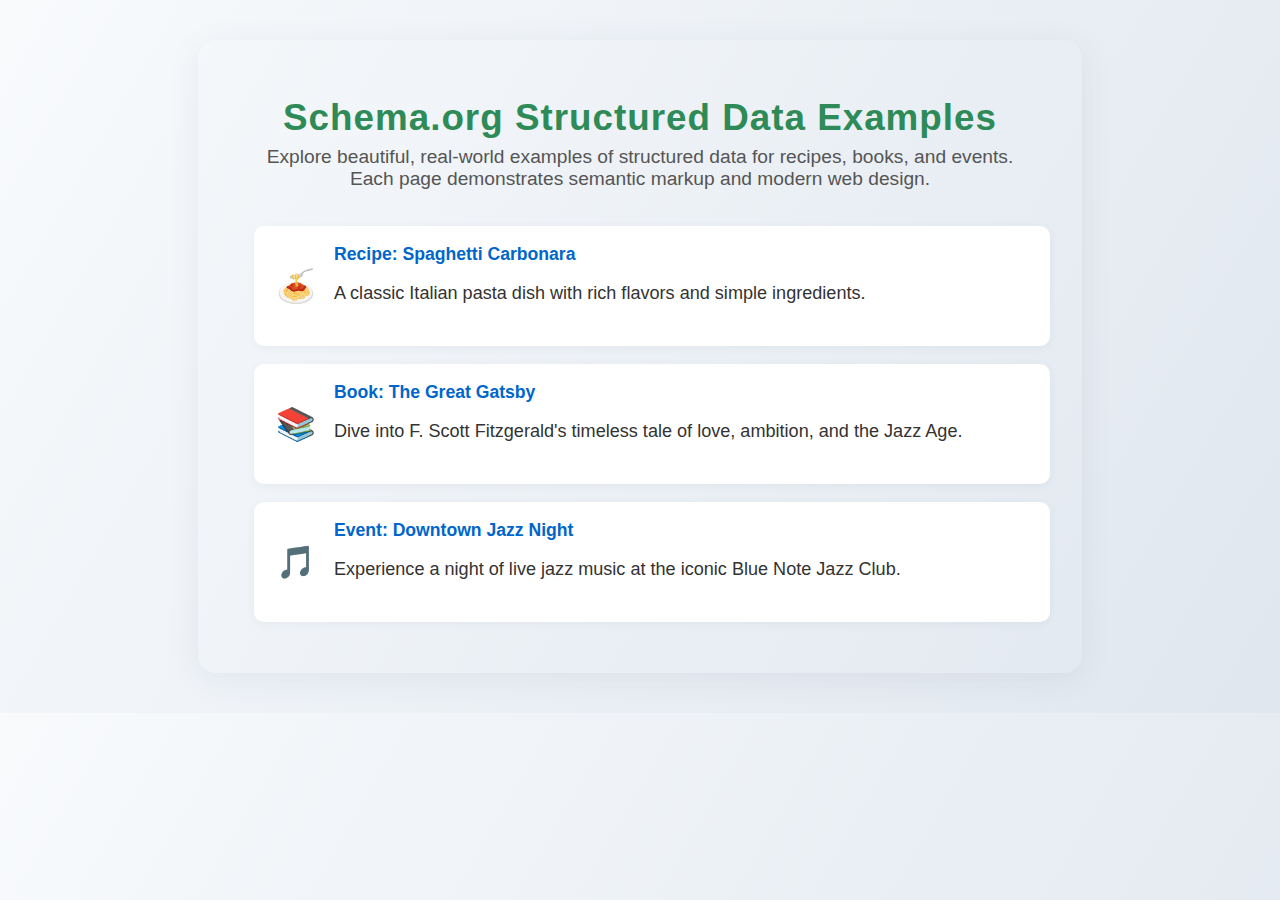
<file: index.html>
<!DOCTYPE html>
<html lang="en">
<head>
  <meta charset="UTF-8" />
  <title>Schema.org Examples</title>
  <meta name="description" content="Explore beautiful, real-world Schema.org structured data examples for recipes, books, and events. Modern, semantic, and visually appealing web pages.">
  <link rel="canonical" href="https://frinckles94.github.io/index.html">
  <link rel="stylesheet" href="style.css">
  <meta name="msvalidate.01" content="3C7FF7C72134220DAFA7595F644A0645" />
  <meta name="google-site-verification" content="A2ywqH9neXbIhl6VhgENZc6WgsMKN2uWALTQ_AGmmtw" />
</head>
<body>
  <div class="hero">
    <h1>Schema.org Structured Data Examples</h1>
    <div class="subtitle">
      Explore beautiful, real-world examples of structured data for recipes, books, and events.<br>
      Each page demonstrates semantic markup and modern web design.
    </div>
  </div>
  <ul>
    <li>
      <span class="icon">🍝</span>
      <div>
        <a href="recipe.html">Recipe: Spaghetti Carbonara</a>
        <div class="desc">A classic Italian pasta dish with rich flavors and simple ingredients.</div>
      </div>
    </li>
    <li>
      <span class="icon">📚</span>
      <div>
        <a href="book.html">Book: The Great Gatsby</a>
        <div class="desc">Dive into F. Scott Fitzgerald's timeless tale of love, ambition, and the Jazz Age.</div>
      </div>
    </li>
    <li>
      <span class="icon">🎵</span>
      <div>
        <a href="event.html">Event: Downtown Jazz Night</a>
        <div class="desc">Experience a night of live jazz music at the iconic Blue Note Jazz Club.</div>
      </div>
    </li>
  </ul>
</body>
</html>
</file>
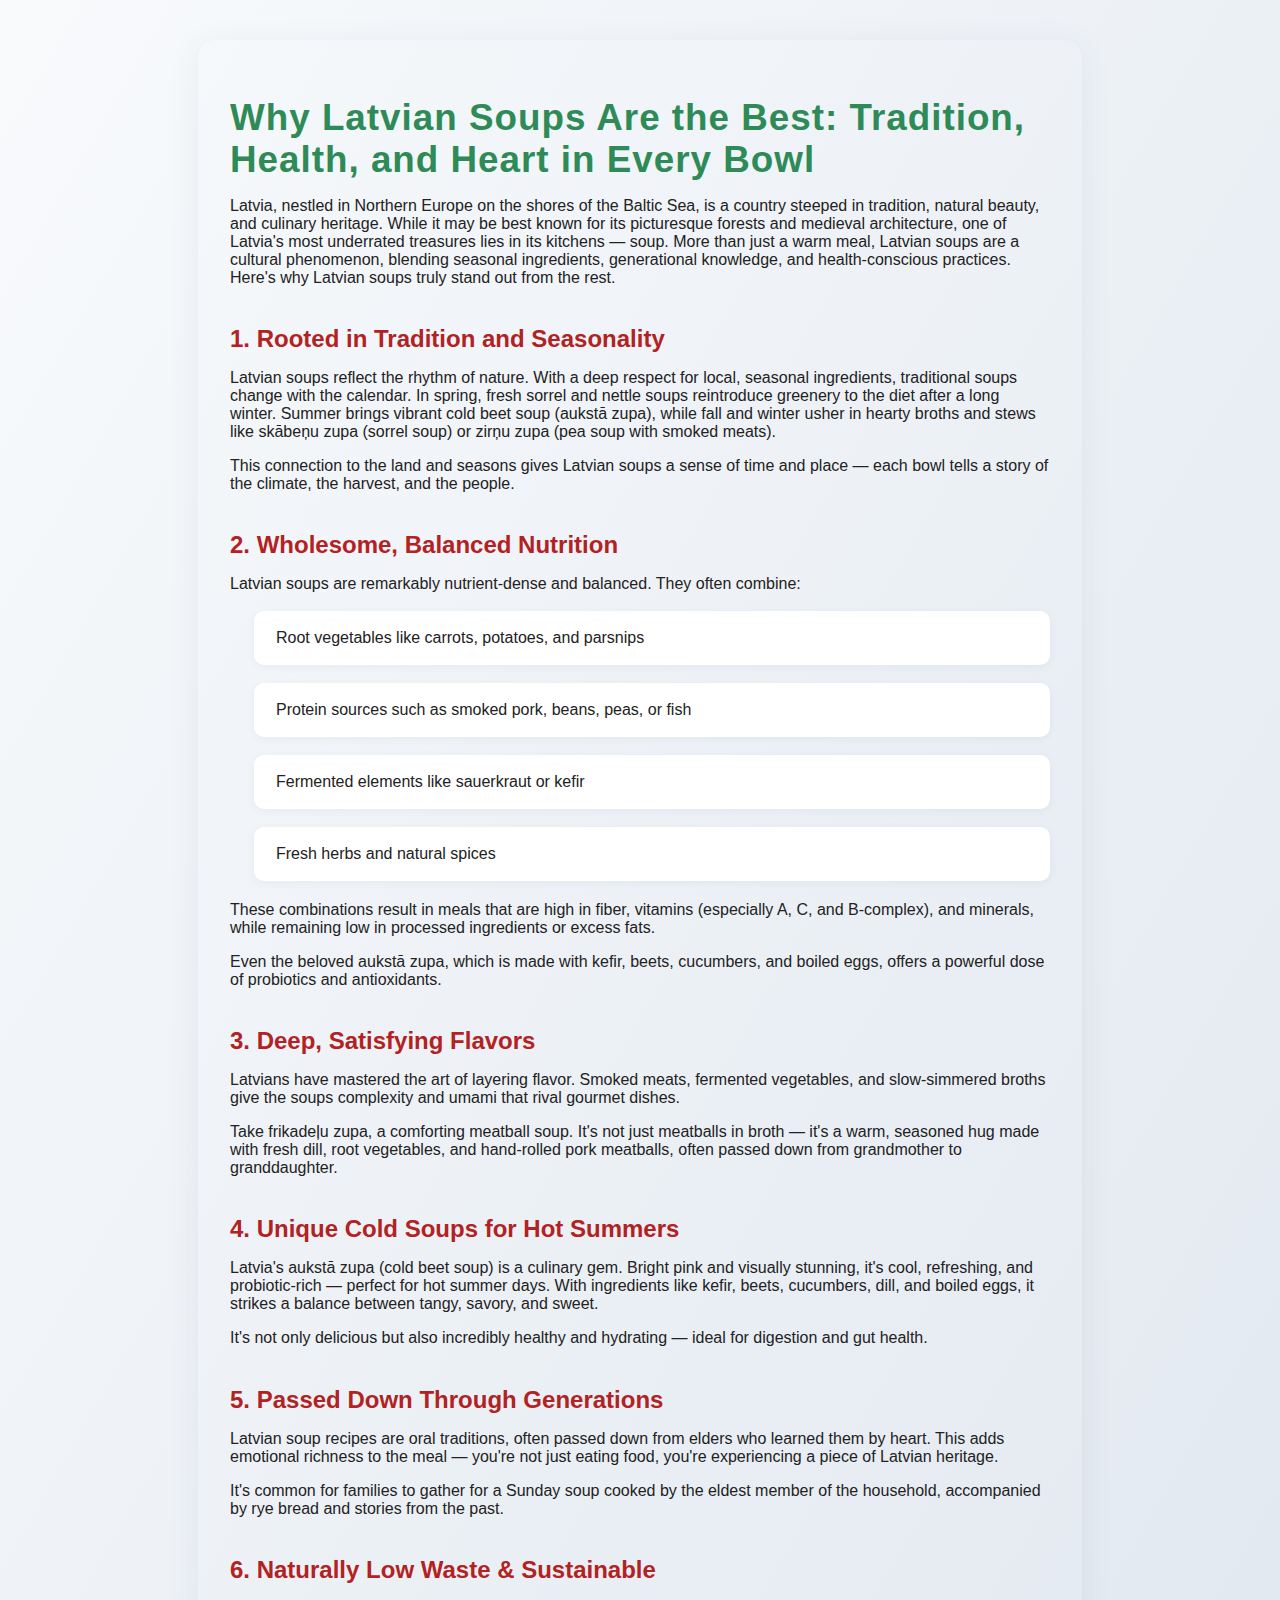
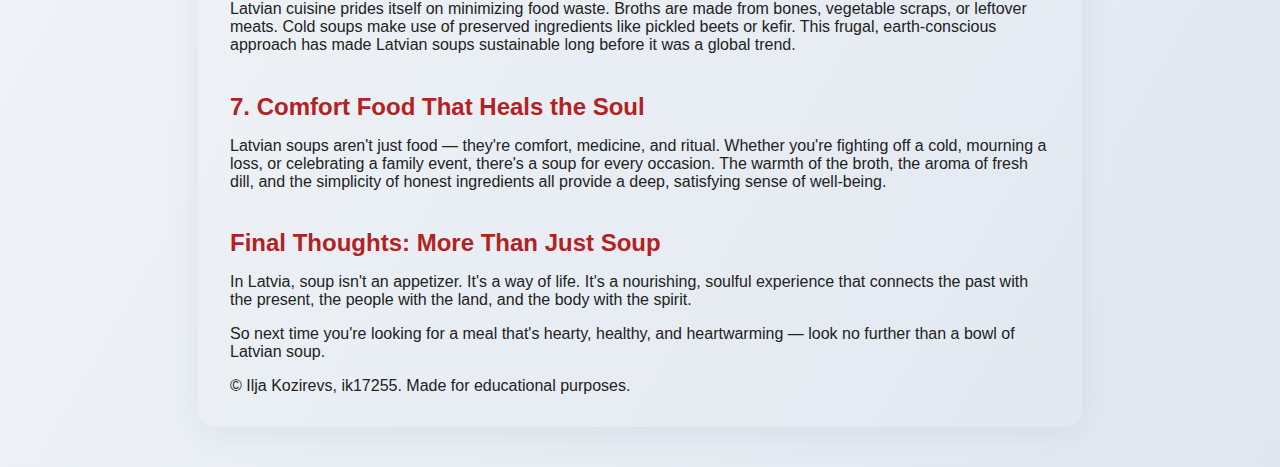
<file: article.html>
<!DOCTYPE html>
<html lang="en">
<head>
  <meta charset="UTF-8" />
  <meta name="viewport" content="width=device-width, initial-scale=1" />
  <title>Why Latvian Soups Are the Best: Tradition, Health, and Heart in Every Bowl</title>
  <meta name="description" content="Discover why Latvian soups stand out: tradition, health, and heart in every bowl. Explore the culture, nutrition, and comfort of Latvia's beloved soups.">
  <link rel="canonical" href="https://frinckles94.github.io/article.html">
  <link rel="stylesheet" href="style.css">
  <script type="application/ld+json">
  {
    "@context": "https://schema.org",
    "@type": "BlogPosting",
    "url": "https://frinckles94.github.io/article.html",
    "headline": "Why Latvian Soups Are the Best: Tradition, Health, and Heart in Every Bowl",
    "name": "Why Latvian Soups Are the Best: Tradition, Health, and Heart in Every Bowl",
    "alternativeHeadline": "Discover the tradition, nutrition, and comfort of Latvia's beloved soups",
    "description": "Discover why Latvian soups stand out: tradition, health, and heart in every bowl. Explore the culture, nutrition, and comfort of Latvia's beloved soups.",
    "keywords": "Latvian soups, tradition, health, Baltic cuisine, aukstā zupa, frikadeļu zupa",
    "inLanguage": "English",
    "author": {
      "@type": "Person",
      "name": "Ilja Kozirevs"
    },
    "publisher": {
      "@type": "Person",
      "name": "Ilja Kozirevs"
    },
    "datePublished": "2025-06-04T00:00:00+00:00",
    "dateModified": "2025-06-05T00:00:00+00:00"
    "articleSection": "Culture, Food, Soup",
    "wordCount": "658",
    "isAccessibleForFree": true
  }
  </script>
</head>
<body>
  <main>
    <article class="article-content">
      <h1>Why Latvian Soups Are the Best: Tradition, Health, and Heart in Every Bowl</h1>
      <p>
        Latvia, nestled in Northern Europe on the shores of the Baltic Sea, is a country steeped in tradition, natural beauty, and culinary heritage. While it may be best known for its picturesque forests and medieval architecture, one of Latvia's most underrated treasures lies in its kitchens — soup. More than just a warm meal, Latvian soups are a cultural phenomenon, blending seasonal ingredients, generational knowledge, and health-conscious practices. Here's why Latvian soups truly stand out from the rest.
      </p>
      <h2>1. Rooted in Tradition and Seasonality</h2>
      <p>
        Latvian soups reflect the rhythm of nature. With a deep respect for local, seasonal ingredients, traditional soups change with the calendar. In spring, fresh sorrel and nettle soups reintroduce greenery to the diet after a long winter. Summer brings vibrant cold beet soup (aukstā zupa), while fall and winter usher in hearty broths and stews like skābeņu zupa (sorrel soup) or zirņu zupa (pea soup with smoked meats).
      </p>
      <p>
        This connection to the land and seasons gives Latvian soups a sense of time and place — each bowl tells a story of the climate, the harvest, and the people.
      </p>
      <h2>2. Wholesome, Balanced Nutrition</h2>
      <p>
        Latvian soups are remarkably nutrient-dense and balanced. They often combine:
      </p>
      <ul>
        <li>Root vegetables like carrots, potatoes, and parsnips</li>
        <li>Protein sources such as smoked pork, beans, peas, or fish</li>
        <li>Fermented elements like sauerkraut or kefir</li>
        <li>Fresh herbs and natural spices</li>
      </ul>
      <p>
        These combinations result in meals that are high in fiber, vitamins (especially A, C, and B-complex), and minerals, while remaining low in processed ingredients or excess fats.
      </p>
      <p>
        Even the beloved aukstā zupa, which is made with kefir, beets, cucumbers, and boiled eggs, offers a powerful dose of probiotics and antioxidants.
      </p>
      <h2>3. Deep, Satisfying Flavors</h2>
      <p>
        Latvians have mastered the art of layering flavor. Smoked meats, fermented vegetables, and slow-simmered broths give the soups complexity and umami that rival gourmet dishes.
      </p>
      <p>
        Take frikadeļu zupa, a comforting meatball soup. It's not just meatballs in broth — it's a warm, seasoned hug made with fresh dill, root vegetables, and hand-rolled pork meatballs, often passed down from grandmother to granddaughter.
      </p>
      <h2>4. Unique Cold Soups for Hot Summers</h2>
      <p>
        Latvia's aukstā zupa (cold beet soup) is a culinary gem. Bright pink and visually stunning, it's cool, refreshing, and probiotic-rich — perfect for hot summer days. With ingredients like kefir, beets, cucumbers, dill, and boiled eggs, it strikes a balance between tangy, savory, and sweet.
      </p>
      <p>
        It's not only delicious but also incredibly healthy and hydrating — ideal for digestion and gut health.
      </p>
      <h2>5. Passed Down Through Generations</h2>
      <p>
        Latvian soup recipes are oral traditions, often passed down from elders who learned them by heart. This adds emotional richness to the meal — you're not just eating food, you're experiencing a piece of Latvian heritage.
      </p>
      <p>
        It's common for families to gather for a Sunday soup cooked by the eldest member of the household, accompanied by rye bread and stories from the past.
      </p>
      <h2>6. Naturally Low Waste &amp; Sustainable</h2>
      <p>
        Latvian cuisine prides itself on minimizing food waste. Broths are made from bones, vegetable scraps, or leftover meats. Cold soups make use of preserved ingredients like pickled beets or kefir. This frugal, earth-conscious approach has made Latvian soups sustainable long before it was a global trend.
      </p>
      <h2>7. Comfort Food That Heals the Soul</h2>
      <p>
        Latvian soups aren't just food — they're comfort, medicine, and ritual. Whether you're fighting off a cold, mourning a loss, or celebrating a family event, there's a soup for every occasion. The warmth of the broth, the aroma of fresh dill, and the simplicity of honest ingredients all provide a deep, satisfying sense of well-being.
      </p>
      <h2>Final Thoughts: More Than Just Soup</h2>
      <p>
        In Latvia, soup isn't an appetizer. It's a way of life. It's a nourishing, soulful experience that connects the past with the present, the people with the land, and the body with the spirit.
      </p>
      <p>
        So next time you're looking for a meal that's hearty, healthy, and heartwarming — look no further than a bowl of Latvian soup.
      </p>
    </article>
  </main>
  <footer>
    &copy; Ilja Kozirevs, ik17255. Made for educational purposes.
  </footer>
</body>
</html>
</file>
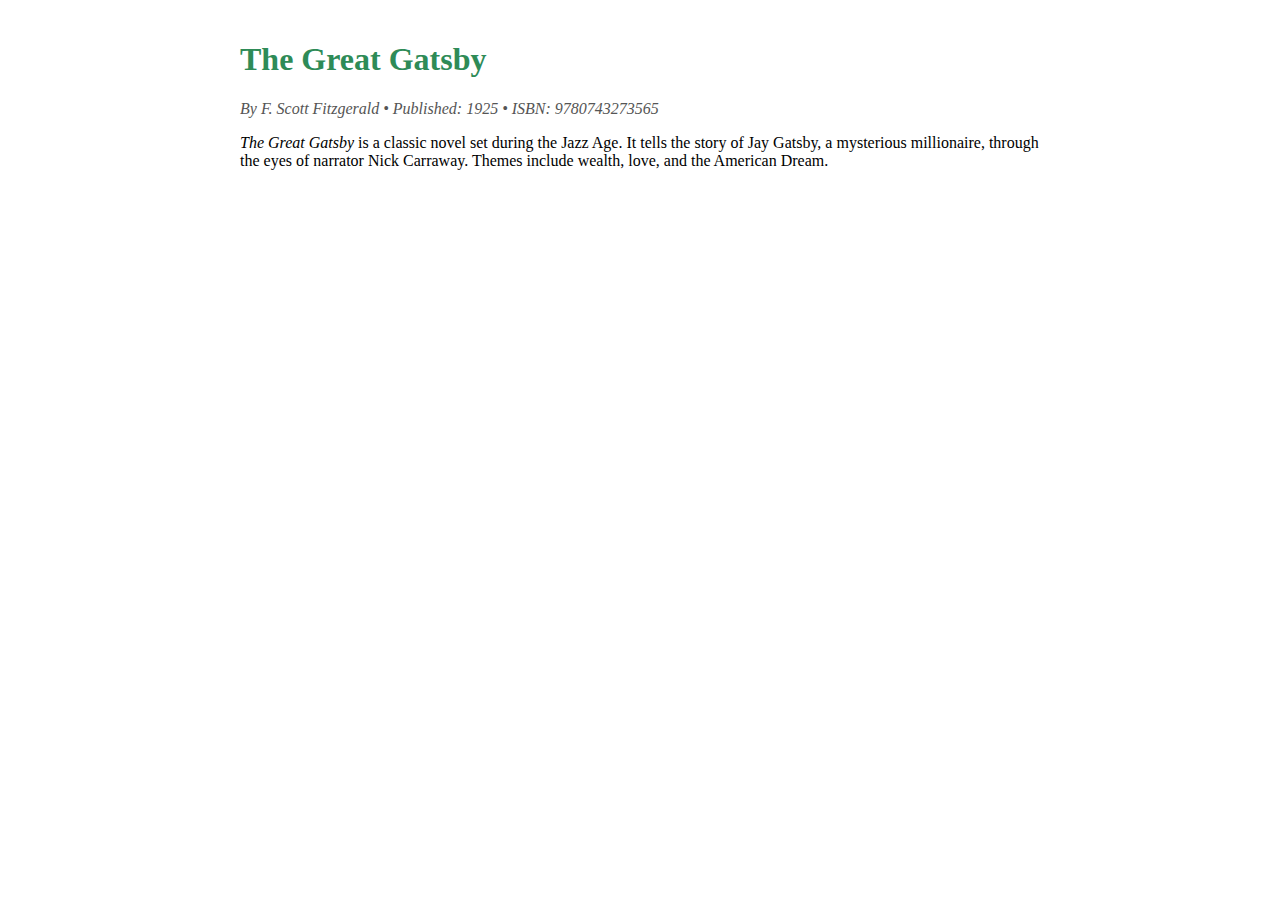
<file: book.html>
<!DOCTYPE html>
<html lang="en">
<head>
  <meta charset="UTF-8" />
  <title>The Great Gatsby</title>
  <style>
    body { font-family: Georgia, serif; max-width: 800px; margin: auto; padding: 20px; }
    h1 { color: #2e8b57; }
    .meta { color: #555; font-style: italic; }
  </style>
  <script type="application/ld+json">
  {
    "@context": "https://schema.org",
    "@type": "Book",
    "name": "The Great Gatsby",
    "author": {
      "@type": "Person",
      "name": "F. Scott Fitzgerald"
    },
    "datePublished": "1925-04-10",
    "isbn": "9780743273565",
    "publisher": {
      "@type": "Organization",
      "name": "Scribner"
    }
  }
  </script>
</head>
<body>
  <h1>The Great Gatsby</h1>
  <p class="meta">By F. Scott Fitzgerald • Published: 1925 • ISBN: 9780743273565</p>
  <p><em>The Great Gatsby</em> is a classic novel set during the Jazz Age. It tells the story of Jay Gatsby, a mysterious millionaire, through the eyes of narrator Nick Carraway. Themes include wealth, love, and the American Dream.</p>
</body>
</html>
</file>
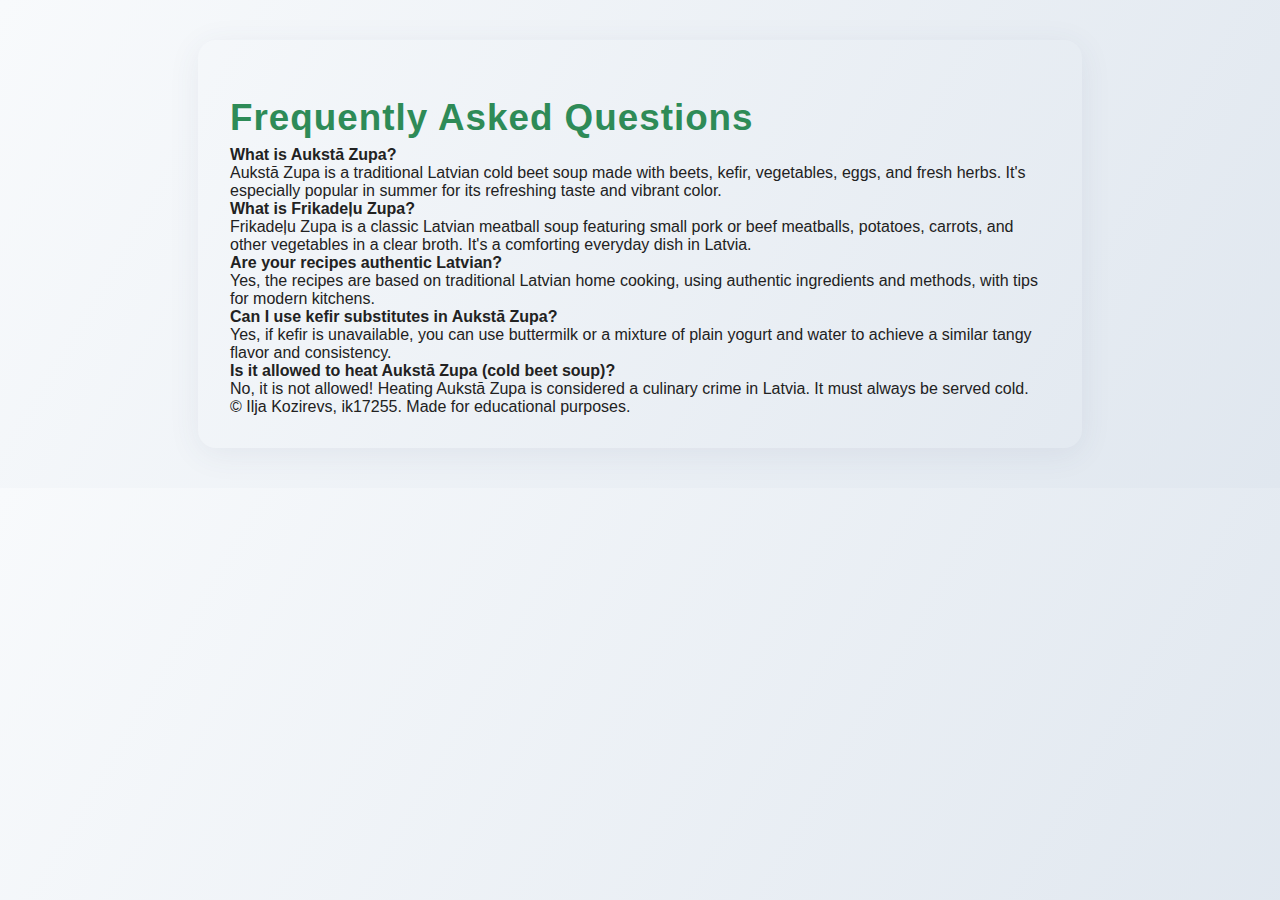
<file: faq.html>
<!DOCTYPE html>
<html lang="en">
<head>
  <meta charset="UTF-8" />
  <meta name="viewport" content="width=device-width, initial-scale=1" />
  <title>FAQ – Latvian Soups & Schema.org Examples</title>
  <meta name="description" content="Frequently asked questions about Latvian soups, recipes, and Schema.org structured data examples.">
  <link rel="canonical" href="https://frinckles94.github.io/faq.html">
  <link rel="stylesheet" href="style.css">
  <script type="application/ld+json">
  {
    "@context": "https://schema.org",
    "@type": "FAQPage",
    "mainEntity": [
      {
        "@type": "Question",
        "name": "What is Aukstā Zupa?",
        "acceptedAnswer": {
          "@type": "Answer",
          "text": "Aukstā Zupa is a traditional Latvian cold beet soup made with beets, kefir, vegetables, eggs, and fresh herbs. It's especially popular in summer for its refreshing taste and vibrant color."
        }
      },
      {
        "@type": "Question",
        "name": "What is Frikadeļu Zupa?",
        "acceptedAnswer": {
          "@type": "Answer",
          "text": "Frikadeļu Zupa is a classic Latvian meatball soup featuring small pork or beef meatballs, potatoes, carrots, and other vegetables in a clear broth. It's a comforting everyday dish in Latvia."
        }
      },
      {
        "@type": "Question",
        "name": "Are your recipes authentic Latvian?",
        "acceptedAnswer": {
          "@type": "Answer",
          "text": "Yes, the recipes are based on traditional Latvian home cooking, using authentic ingredients and methods, with tips for modern kitchens."
        }
      },
      {
        "@type": "Question",
        "name": "Can I use kefir substitutes in Aukstā Zupa?",
        "acceptedAnswer": {
          "@type": "Answer",
          "text": "Yes, if kefir is unavailable, you can use buttermilk or a mixture of plain yogurt and water to achieve a similar tangy flavor and consistency."
        }
      },
      {
        "@type": "Question",
        "name": "Is it allowed to heat Aukstā Zupa (cold beet soup)?",
        "acceptedAnswer": {
          "@type": "Answer",
          "text": "No, it is not allowed! Heating Aukstā Zupa is considered a culinary crime in Latvia. It must always be served cold."
        }
      }
    ]
  }
  </script>
</head>
<body>
  <main>
    <h1>Frequently Asked Questions</h1>
    <section class="faq-list">
      <div class="faq-item">
        <div class="faq-question"><strong>What is Aukstā Zupa?</strong></div>
        <div class="faq-answer">Aukstā Zupa is a traditional Latvian cold beet soup made with beets, kefir, vegetables, eggs, and fresh herbs. It's especially popular in summer for its refreshing taste and vibrant color.</div>
      </div>
      <div class="faq-item">
        <div class="faq-question"><strong>What is Frikadeļu Zupa?</strong></div>
        <div class="faq-answer">Frikadeļu Zupa is a classic Latvian meatball soup featuring small pork or beef meatballs, potatoes, carrots, and other vegetables in a clear broth. It's a comforting everyday dish in Latvia.</div>
      </div>
      <div class="faq-item">
        <div class="faq-question"><strong>Are your recipes authentic Latvian?</strong></div>
        <div class="faq-answer">Yes, the recipes are based on traditional Latvian home cooking, using authentic ingredients and methods, with tips for modern kitchens.</div>
      </div>
      <div class="faq-item">
        <div class="faq-question"><strong>Can I use kefir substitutes in Aukstā Zupa?</strong></div>
        <div class="faq-answer">Yes, if kefir is unavailable, you can use buttermilk or a mixture of plain yogurt and water to achieve a similar tangy flavor and consistency.</div>
      </div>
      <div class="faq-item">
        <div class="faq-question"><strong>Is it allowed to heat Aukstā Zupa (cold beet soup)?</strong></div>
        <div class="faq-answer">No, it is not allowed! Heating Aukstā Zupa is considered a culinary crime in Latvia. It must always be served cold.</div>
      </div>
    </section>
  </main>
  <footer>
    &copy; Ilja Kozirevs, ik17255. Made for educational purposes.
  </footer>
</body>
</html>
</file>
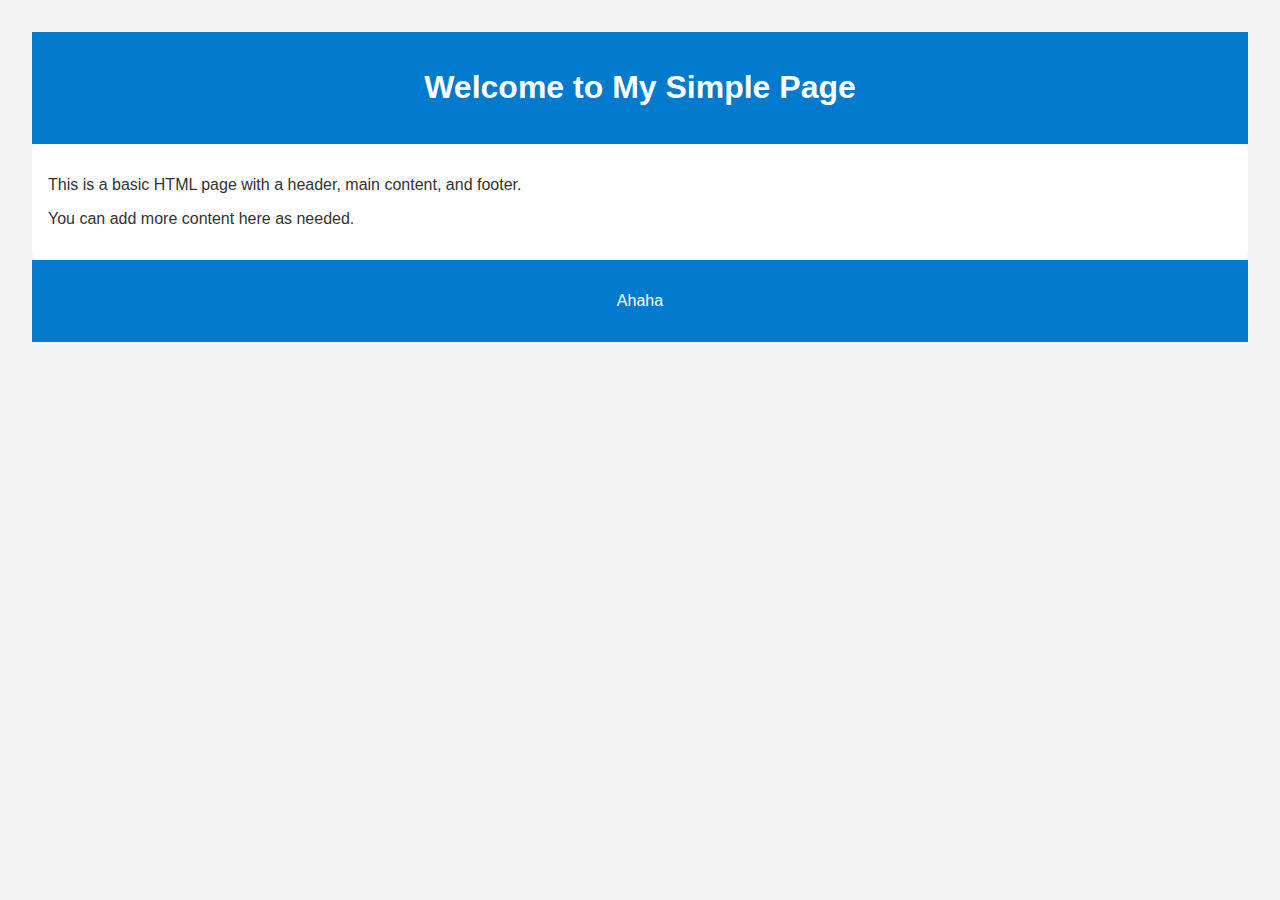
<file: main.html>
<!DOCTYPE html>
<html lang="en">
<head>
  <meta charset="UTF-8" />
  <meta name="viewport" content="width=device-width, initial-scale=1.0" />
  <title>Simple HTML Page</title>
  <style>
    body {
      font-family: Arial, sans-serif;
      margin: 2rem;
      background-color: #f4f4f4;
      color: #333;
    }
    header, footer {
      background-color: #007acc;
      color: white;
      padding: 1rem;
      text-align: center;
    }
    main {
      padding: 1rem;
      background: white;
      border-radius: 8px;
    }
  </style>
</head>
<body>
  <header>
    <h1>Welcome to My Simple Page</h1>
  </header>

  <main>
    <p>This is a basic HTML page with a header, main content, and footer.</p>
    <p>You can add more content here as needed.</p>
  </main>

  <footer>
    <p>Ahaha</p>
  </footer>
</body>
</html>
</file>
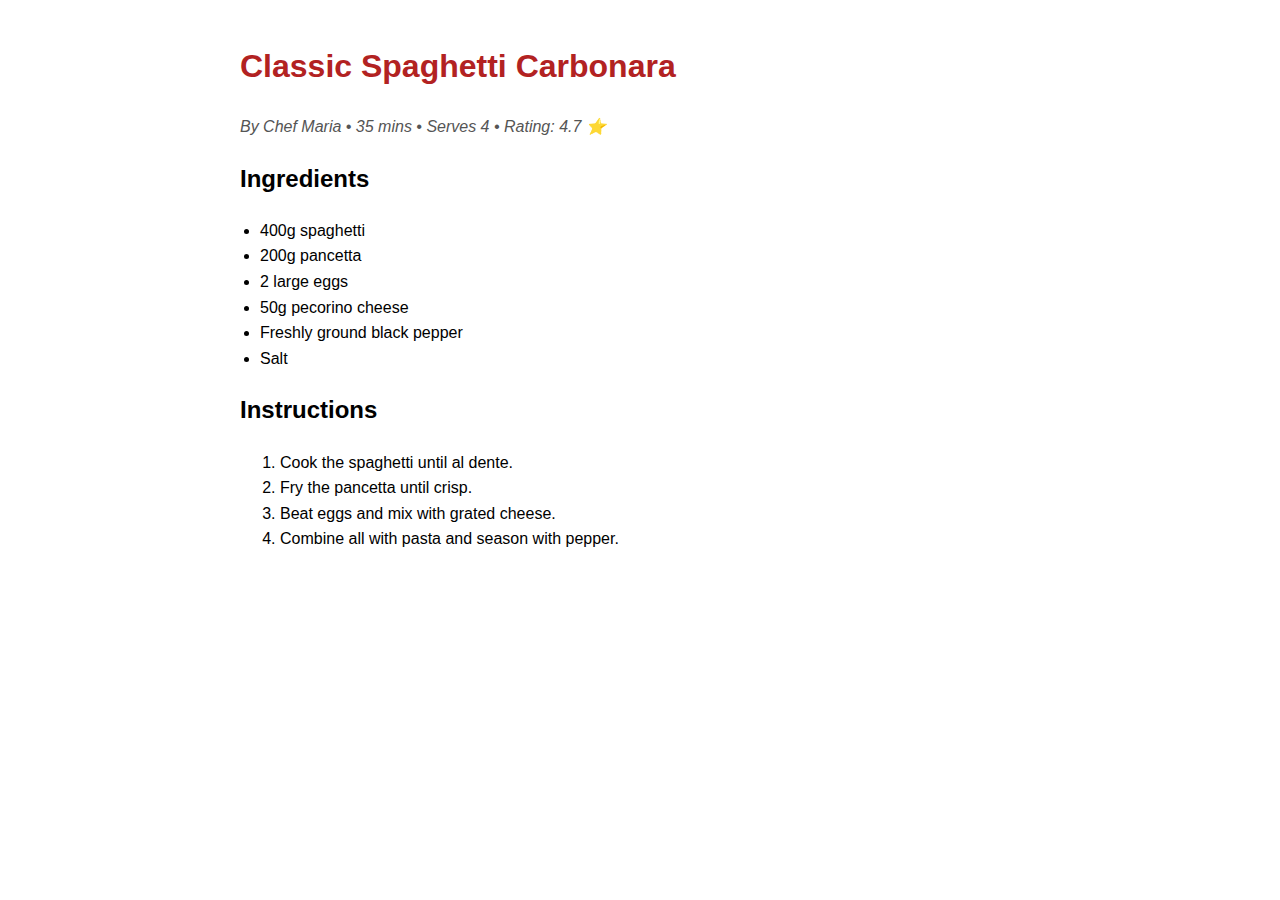
<file: recipe.html>
<!DOCTYPE html>
<html lang="en">
<head>
  <meta charset="UTF-8" />
  <title>Classic Spaghetti Carbonara</title>
  <style>
    body { font-family: Arial, sans-serif; max-width: 800px; margin: auto; padding: 20px; line-height: 1.6; }
    h1 { color: #b22222; }
    .recipe-meta { font-style: italic; color: #555; }
    ul { padding-left: 20px; }
  </style>
  <script type="application/ld+json">
  {
    "@context": "https://schema.org/",
    "@type": "Recipe",
    "name": "Classic Spaghetti Carbonara",
    "image": "https://example.com/images/spaghetti.jpg",
    "author": {
      "@type": "Person",
      "name": "Chef Maria"
    },
    "datePublished": "2024-06-01",
    "description": "A traditional Italian pasta dish with eggs, cheese, pancetta, and pepper.",
    "prepTime": "PT15M",
    "cookTime": "PT20M",
    "totalTime": "PT35M",
    "recipeYield": "4 servings",
    "recipeIngredient": [
      "400g spaghetti",
      "200g pancetta",
      "2 large eggs",
      "50g pecorino cheese",
      "Freshly ground black pepper",
      "Salt"
    ],
    "recipeInstructions": [
      "Cook the spaghetti until al dente.",
      "Fry the pancetta until crisp.",
      "Beat eggs and mix with grated cheese.",
      "Combine all with pasta and season with pepper."
    ],
    "aggregateRating": {
      "@type": "AggregateRating",
      "ratingValue": "4.7",
      "reviewCount": "123"
    }
  }
  </script>
</head>
<body>
  <h1>Classic Spaghetti Carbonara</h1>
  <p class="recipe-meta">By Chef Maria • 35 mins • Serves 4 • Rating: 4.7 ⭐</p>
  <h2>Ingredients</h2>
  <ul>
    <li>400g spaghetti</li>
    <li>200g pancetta</li>
    <li>2 large eggs</li>
    <li>50g pecorino cheese</li>
    <li>Freshly ground black pepper</li>
    <li>Salt</li>
  </ul>
  <h2>Instructions</h2>
  <ol>
    <li>Cook the spaghetti until al dente.</li>
    <li>Fry the pancetta until crisp.</li>
    <li>Beat eggs and mix with grated cheese.</li>
    <li>Combine all with pasta and season with pepper.</li>
  </ol>
</body>
</html>
</file>
<file: style.css>
body {
  font-family: 'Segoe UI', Arial, sans-serif;
  max-width: 820px;
  margin: 40px auto;
  padding: 32px;
  background: linear-gradient(120deg, #f8fafc 0%, #e0e7ef 100%);
  color: #222;
  border-radius: 18px;
  box-shadow: 0 6px 32px rgba(60,80,120,0.08);
}

h1 {
  color: #2e8b57;
  font-size: 2.3em;
  margin-bottom: 0.2em;
  letter-spacing: 1px;
}

h2 {
  color: #b22222;
  margin-top: 1.6em;
  margin-bottom: 0.5em;
}

.hero {
  text-align: center;
  margin-bottom: 36px;
}

.subtitle {
  color: #555;
  font-size: 1.2em;
  margin-bottom: 1.5em;
}

ul {
  list-style: none;
  padding-left: 0;
}

li {
  margin: 18px 0;
  background: #fff;
  border-radius: 10px;
  box-shadow: 0 2px 8px rgba(60,80,120,0.06);
  padding: 18px 22px;
  transition: box-shadow 0.2s;
  display: flex;
  align-items: center;
}

li:hover {
  box-shadow: 0 4px 18px rgba(60,80,120,0.13);
}

.icon {
  font-size: 2em;
  margin-right: 18px;
}

.desc {
  color: #666;
  font-size: 1em;
  margin-top: 4px;
}

a {
  color: #0066cc;
  text-decoration: none;
  font-weight: bold;
  font-size: 1.1em;
}

a:hover {
  text-decoration: underline;
}

.book-header {
  display: flex;
  align-items: flex-start;
  gap: 32px;
  margin-bottom: 30px;
}

.cover {
  width: 180px;
  min-width: 140px;
  box-shadow: 0 4px 18px rgba(60,80,120,0.13);
  border-radius: 10px;
  object-fit: cover;
}

.meta {
  color: #555;
  font-style: italic;
  margin-bottom: 0.8em;
  font-size: 1.1em;
}

.details {
  margin-bottom: 1.5em;
  color: #444;
  font-size: 1.08em;
}

.quote {
  background: #f6f8fa;
  border-left: 5px solid #2e8b57;
  padding: 18px 24px;
  margin: 32px 0 24px 0;
  font-style: italic;
  color: #2e8b57;
  font-size: 1.15em;
  border-radius: 0 12px 12px 0;
}

.about {
  margin-bottom: 1.5em;
}

.tags {
  margin-top: 18px;
  color: #888;
  font-size: 0.98em;
}

.tags span {
  background: #e0e7ef;
  border-radius: 6px;
  padding: 3px 10px;
  margin-right: 8px;
  font-size: 0.95em;
  letter-spacing: 0.5px;
}

.hero-img {
  width: 100%;
  max-height: 320px;
  object-fit: cover;
  border-radius: 12px;
  margin-bottom: 28px;
  box-shadow: 0 4px 18px rgba(60,80,120,0.13);
}

.event-info {
  color: #444;
  margin-bottom: 10px;
  font-size: 1.08em;
}

.desc {
  margin: 18px 0 24px 0;
  font-size: 1.13em;
  color: #333;
}

.ticket {
  margin-top: 24px;
  background: #f6f8fa;
  padding: 18px 22px;
  border-radius: 10px;
  display: inline-block;
  font-size: 1.1em;
  box-shadow: 0 2px 8px rgba(60,80,120,0.06);
}

.ticket a {
  color: #6a5acd;
  font-weight: bold;
  text-decoration: none;
}

.ticket a:hover {
  text-decoration: underline;
}

.section {
  margin-top: 32px;
  margin-bottom: 18px;
}

.performer {
  display: flex;
  align-items: center;
  gap: 18px;
  margin-top: 10px;
}

.performer-img {
  width: 70px;
  height: 70px;
  border-radius: 50%;
  object-fit: cover;
  box-shadow: 0 2px 8px rgba(60,80,120,0.10);
}

.performer-info {
  font-size: 1.05em;
  color: #444;
}

.venue {
  margin-top: 10px;
  color: #555;
  font-size: 1.05em;
}

.recipe-meta {
  font-style: italic;
  color: #555;
  margin-bottom: 1.2em;
  font-size: 1.08em;
}

.info-grid {
  display: flex;
  gap: 32px;
  margin-bottom: 1.5em;
  flex-wrap: wrap;
}

.info-block {
  background: #fff;
  border-radius: 10px;
  box-shadow: 0 2px 8px rgba(60,80,120,0.06);
  padding: 14px 18px;
  min-width: 120px;
  text-align: center;
  color: #b22222;
  font-weight: bold;
  font-size: 1.05em;
}

ul, ol {
  padding-left: 24px;
  margin-bottom: 1.2em;
}

.nutrition {
  background: #f6f8fa;
  border-radius: 10px;
  padding: 16px 22px;
  margin-bottom: 1.5em;
  color: #444;
  font-size: 1.05em;
  box-shadow: 0 2px 8px rgba(60,80,120,0.06);
}

.tips {
  background: #fffbe6;
  border-left: 5px solid #b22222;
  padding: 16px 22px;
  border-radius: 0 12px 12px 0;
  margin-top: 24px;
  color: #b22222;
  font-size: 1.08em;
}
</file>
